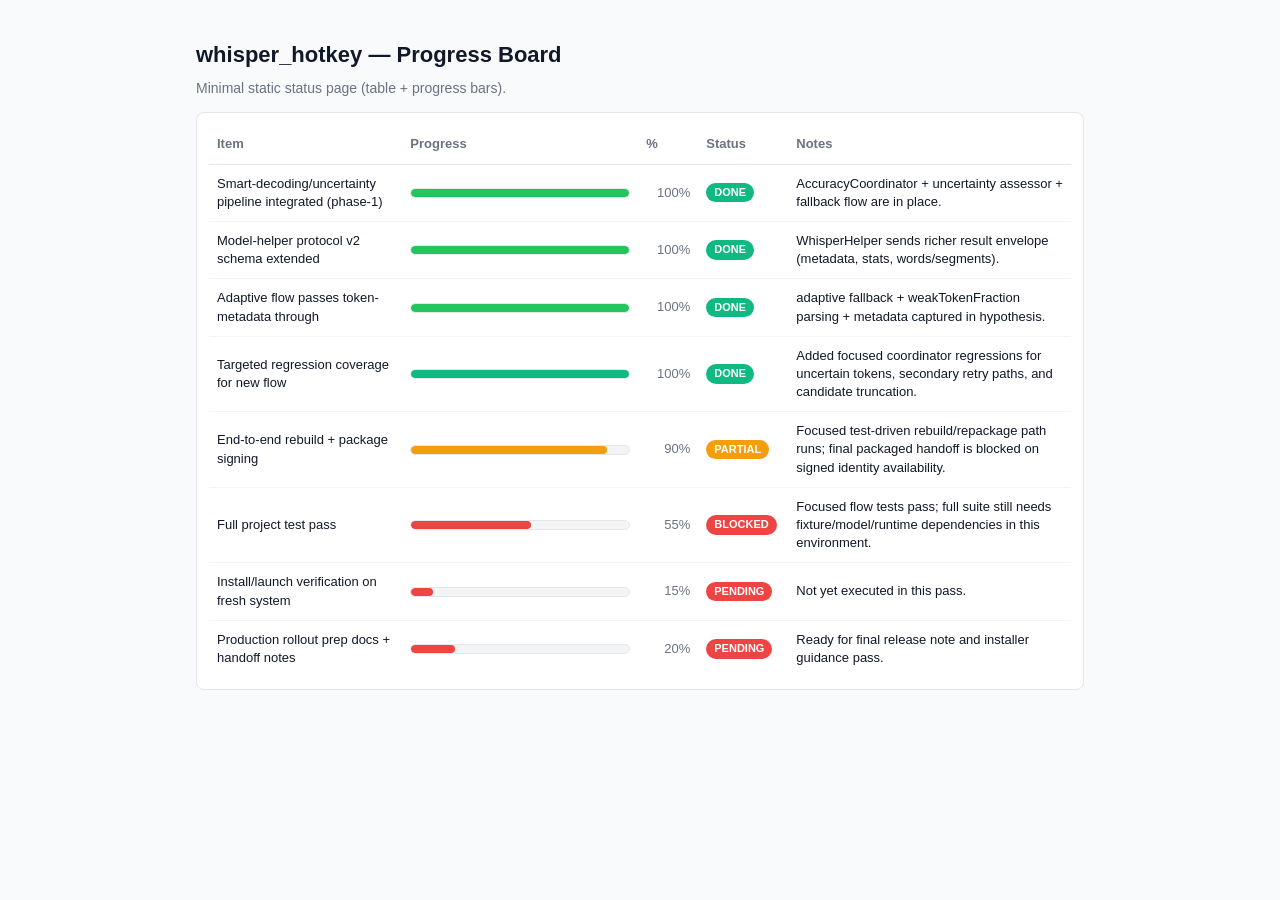
<file: progress.html>
<!doctype html>
<html lang="en">
  <head>
    <meta charset="UTF-8" />
    <meta name="viewport" content="width=device-width, initial-scale=1" />
    <title>Whisper Hotkey Progress</title>
    <style>
      :root {
        --fg: #111827;
        --muted: #6b7280;
        --bg: #f9fafb;
        --card: #ffffff;
        --done: #10b981;
        --wip: #f59e0b;
        --todo: #ef4444;
        --border: #e5e7eb;
      }
      * { box-sizing: border-box; }
      body {
        margin: 0;
        font: 14px/1.4 -apple-system, BlinkMacSystemFont, "Segoe UI", sans-serif;
        color: var(--fg);
        background: var(--bg);
      }
      .page {
        max-width: 920px;
        margin: 24px auto;
        padding: 16px;
      }
      h1 {
        margin: 0 0 8px;
        font-size: 22px;
      }
      p.subtitle { color: var(--muted); margin-top: 0; }
      .card {
        background: var(--card);
        border: 1px solid var(--border);
        border-radius: 8px;
        padding: 12px;
      }
      table {
        width: 100%;
        border-collapse: collapse;
        font-size: 13px;
      }
      th, td { padding: 10px 8px; text-align: left; }
      thead th {
        border-bottom: 1px solid var(--border);
        color: var(--muted);
        font-weight: 600;
      }
      tbody tr + tr td {
        border-top: 1px solid #f3f4f6;
      }
      .label { max-width: 460px; }
      .bar-wrap {
        width: 220px;
        height: 10px;
        border-radius: 999px;
        background: #f3f4f6;
        overflow: hidden;
        border: 1px solid var(--border);
      }
      .bar {
        height: 100%;
        border-radius: inherit;
      }
      .bar.d10 { background: #10b981; }
      .bar.d80 { background: #22c55e; }
      .bar.d90 { background: #22c55e; }
      .bar.wip { background: #f59e0b; }
      .bar.todo { background: #ef4444; }
      .pill {
        display: inline-block;
        border-radius: 999px;
        padding: 2px 8px;
        color: #fff;
        font-size: 11px;
        font-weight: 600;
      }
      .pill.done { background: var(--done); }
      .pill.wip { background: var(--wip); }
      .pill.todo { background: var(--todo); }
      .status { width: 90px; }
      .pct { width: 60px; text-align: right; color: var(--muted); }
    </style>
  </head>
  <body>
    <div class="page">
      <h1>whisper_hotkey — Progress Board</h1>
      <p class="subtitle">Minimal static status page (table + progress bars).</p>
      <div class="card">
        <table>
          <thead>
            <tr>
              <th>Item</th>
              <th>Progress</th>
              <th>%</th>
              <th>Status</th>
              <th>Notes</th>
            </tr>
          </thead>
          <tbody>
            <tr>
              <td class="label">Smart-decoding/uncertainty pipeline integrated (phase-1)</td>
              <td><div class="bar-wrap"><div class="bar d90" style="width: 100%;"></div></div></td>
              <td class="pct">100%</td>
              <td class="status"><span class="pill done">DONE</span></td>
              <td>AccuracyCoordinator + uncertainty assessor + fallback flow are in place.</td>
            </tr>
            <tr>
              <td class="label">Model-helper protocol v2 schema extended</td>
              <td><div class="bar-wrap"><div class="bar d80" style="width: 100%;"></div></div></td>
              <td class="pct">100%</td>
              <td class="status"><span class="pill done">DONE</span></td>
              <td>WhisperHelper sends richer result envelope (metadata, stats, words/segments).</td>
            </tr>
            <tr>
              <td class="label">Adaptive flow passes token-metadata through</td>
              <td><div class="bar-wrap"><div class="bar d80" style="width: 100%;"></div></div></td>
              <td class="pct">100%</td>
              <td class="status"><span class="pill done">DONE</span></td>
              <td>adaptive fallback + weakTokenFraction parsing + metadata captured in hypothesis.</td>
            </tr>
            <tr>
              <td class="label">Targeted regression coverage for new flow</td>
              <td><div class="bar-wrap"><div class="bar d10" style="width: 100%;"></div></div></td>
              <td class="pct">100%</td>
              <td class="status"><span class="pill done">DONE</span></td>
              <td>Added focused coordinator regressions for uncertain tokens, secondary retry paths, and candidate truncation.</td>
            </tr>
            <tr>
              <td class="label">End-to-end rebuild + package signing</td>
              <td><div class="bar-wrap"><div class="bar wip" style="width: 90%;"></div></div></td>
              <td class="pct">90%</td>
              <td class="status"><span class="pill wip">PARTIAL</span></td>
              <td>Focused test-driven rebuild/repackage path runs; final packaged handoff is blocked on signed identity availability.</td>
            </tr>
            <tr>
              <td class="label">Full project test pass</td>
              <td><div class="bar-wrap"><div class="bar todo" style="width: 55%;"></div></div></td>
              <td class="pct">55%</td>
              <td class="status"><span class="pill todo">BLOCKED</span></td>
              <td>Focused flow tests pass; full suite still needs fixture/model/runtime dependencies in this environment.</td>
            </tr>
            <tr>
              <td class="label">Install/launch verification on fresh system</td>
              <td><div class="bar-wrap"><div class="bar todo" style="width: 10%;"></div></div></td>
              <td class="pct">15%</td>
              <td class="status"><span class="pill todo">PENDING</span></td>
              <td>Not yet executed in this pass.</td>
            </tr>
            <tr>
              <td class="label">Production rollout prep docs + handoff notes</td>
              <td><div class="bar-wrap"><div class="bar todo" style="width: 20%;"></div></div></td>
              <td class="pct">20%</td>
              <td class="status"><span class="pill todo">PENDING</span></td>
              <td>Ready for final release note and installer guidance pass.</td>
            </tr>
          </tbody>
        </table>
      </div>
    </div>
  </body>
</html>
</file>
